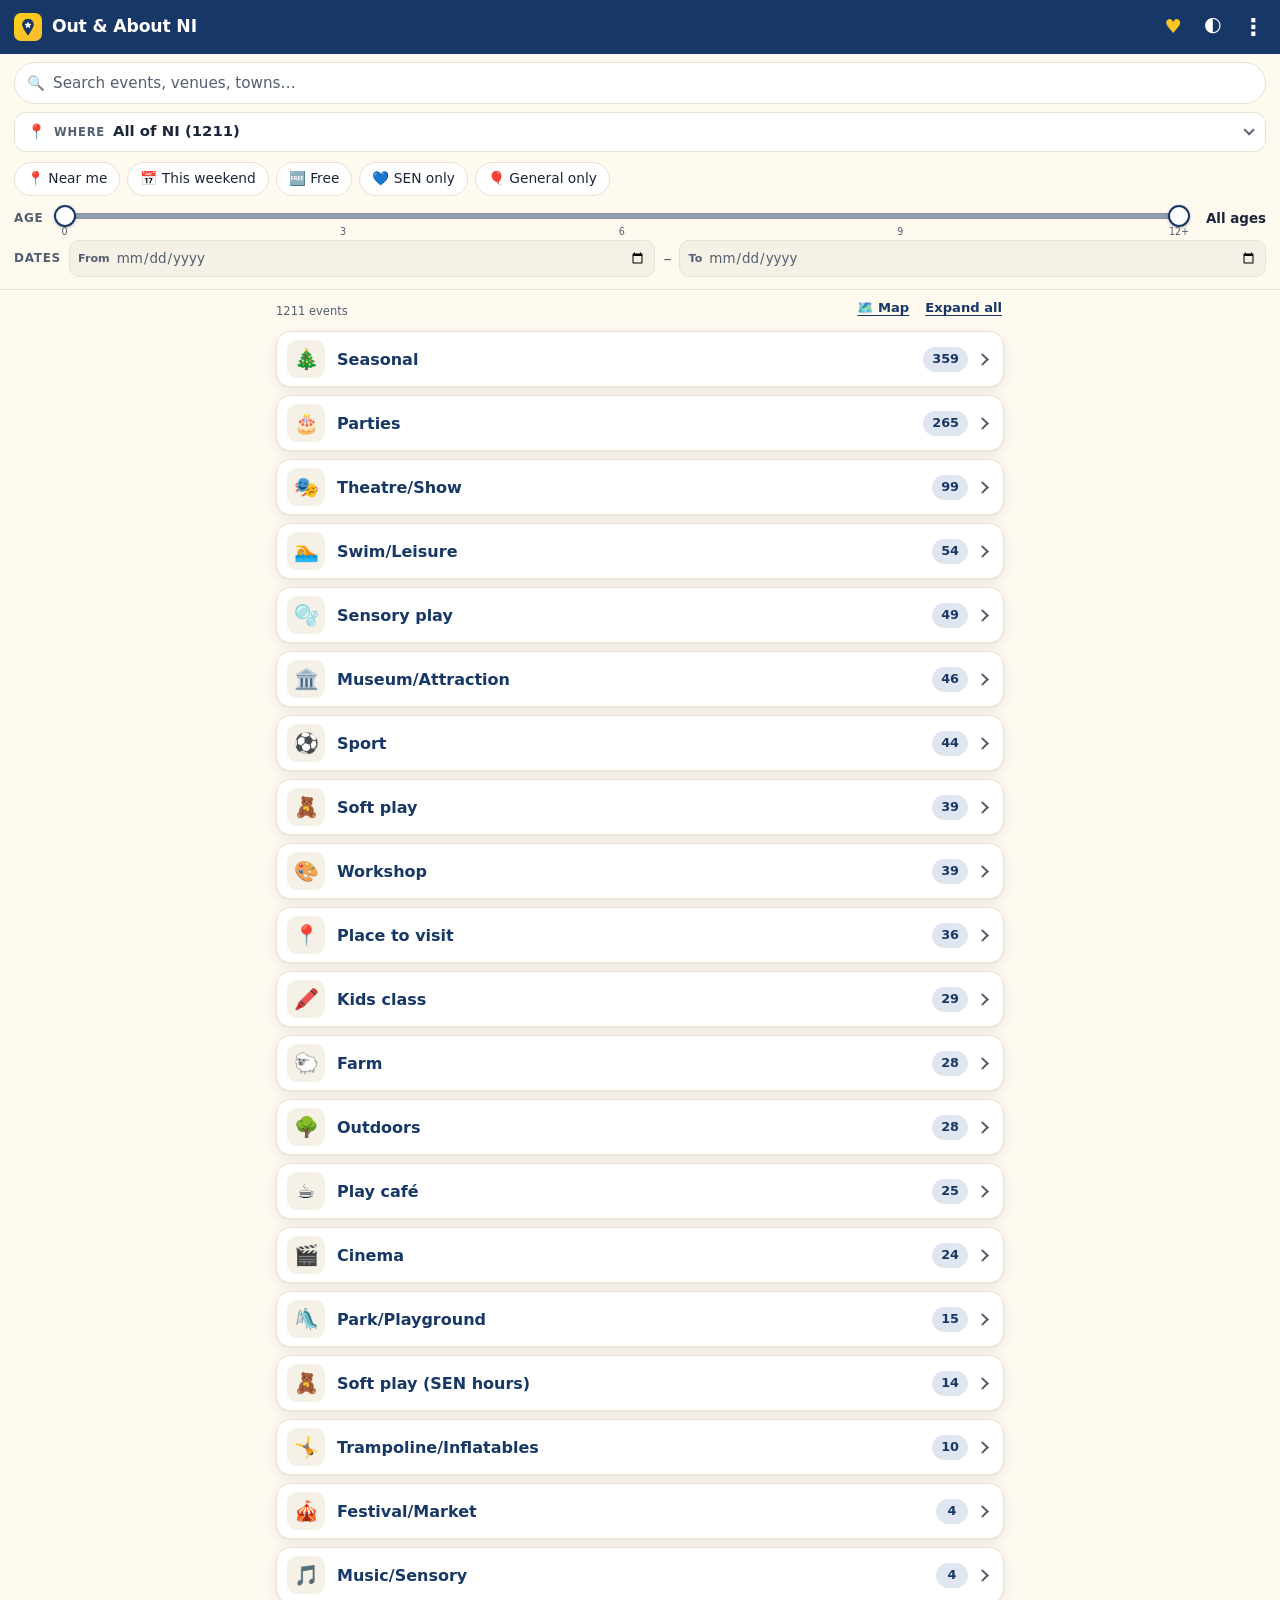
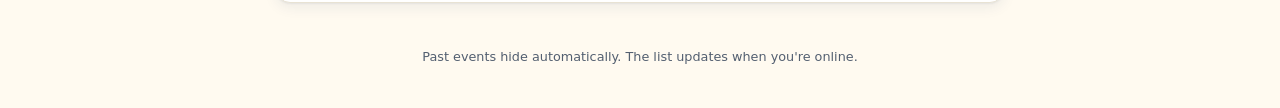
<file: docs/index.html>
<!DOCTYPE html>
<html lang="en">
<head>
  <meta charset="UTF-8" />
  <meta name="viewport" content="width=device-width, initial-scale=1, viewport-fit=cover" />
  <meta name="color-scheme" content="light dark" />
  <meta name="theme-color" content="#173766" id="theme-color" />
  <meta name="description" content="SEN and autism-friendly events and places across Northern Ireland" />
  <title>Out &amp; About NI</title>
  <link rel="icon" type="image/png" href="favicon.png" />
  <link rel="apple-touch-icon" href="apple-touch-icon.png" />
  <link rel="manifest" href="manifest.webmanifest" />
  <link rel="stylesheet" href="vendor/leaflet/leaflet.css" />
  <link rel="stylesheet" href="styles.css" />
    <script>
    // v1.8.0 compact layout. v1.7.3: apply saved theme before CSS paints (no flash). 'auto' | 'light' | 'dark'
    (function () {
      var m = 'auto'; try { m = localStorage.getItem('sen-events-ni-theme-v1') || 'auto'; } catch (e) {}
      if (m === 'light' || m === 'dark') document.documentElement.setAttribute('data-theme', m);
      var dark = m === 'dark' || (m === 'auto' && window.matchMedia && matchMedia('(prefers-color-scheme: dark)').matches);
      document.documentElement.style.backgroundColor = dark ? '#0f1726' : '#fffaf0';
    })();
  </script>
</head>
<body>
  <header class="app-header">
    <div class="brand brand-slim">
      <img class="logo logo-img" src="icon-192.png" alt="" aria-hidden="true" width="28" height="28">
      <h1>Out &amp; About NI</h1>
      <div class="hdr-actions">
        <button id="plan-btn" class="hdr-btn plan-btn" type="button" aria-label="My plan" title="My plan"><span aria-hidden="true">♥</span><span class="plan-n"></span></button>
        <button id="notify-chip" class="hdr-btn" aria-pressed="true" hidden title="Notifications">🔔</button>
        <button id="theme-btn" class="hdr-btn theme-btn" type="button" aria-label="Theme"><span aria-hidden="true">🌓</span></button>
        <div class="menu-wrap">
          <button id="menu-btn" class="hdr-btn menu-btn" type="button" aria-haspopup="true" aria-expanded="false" aria-label="More options">⋮</button>
          <div id="menu" class="menu" role="menu" hidden>
            <button id="hidden-chip" class="menu-item" role="menuitem" aria-pressed="false">Show hidden (0)</button>
            <button class="menu-item" role="menuitem" data-q="saved" data-menu-q="1">♥ Saved only</button>
            <button class="menu-item" role="menuitem" data-q="new" data-menu-q="1">✨ Found today</button>
          </div>
        </div>
      </div>
    </div>
    <div class="search-row">
      <label class="search-box">
        <span class="search-ico" aria-hidden="true">🔍</span>
        <input id="search" type="search" placeholder="Search events, venues, towns…" autocomplete="off" enterkeyhint="search" aria-label="Search" />
        <button id="search-clear" class="search-clear" type="button" aria-label="Clear search" hidden>✕</button>
      </label>
    </div>
    <div class="where-row">
      <button id="where-btn" class="where-btn" type="button" aria-haspopup="listbox" aria-expanded="false">
        <span class="where-pin" aria-hidden="true">📍</span><span class="where-lbl">Where</span><span id="where-val" class="where-val">All of NI</span><span class="where-caret" aria-hidden="true"></span>
      </button>
      <div id="where-list" class="where-list" role="listbox" hidden></div>
    </div>
    <nav class="chips" id="quick-chips" aria-label="Filters"></nav>
    <div id="radius-row" class="radius-row" role="group" aria-label="Near me distance" hidden>
      <span class="radius-lbl">Within</span>
      <button class="rad" type="button" data-radius="5">5 mi</button><button class="rad" type="button" data-radius="10">10 mi</button><button class="rad" type="button" data-radius="25">25 mi</button><button class="rad" type="button" data-radius="50">50 mi</button><button class="rad" type="button" data-radius="0">Any</button>
    </div>
    <div id="age-row" class="age-row" role="group" aria-label="Age range">
      <span class="age-lbl" aria-hidden="true">Age</span>
      <div class="age-slider">
        <div class="age-track" aria-hidden="true"><div id="age-fill" class="age-fill"></div></div>
        <input id="age-lo" class="age-input" type="range" min="0" max="12" step="1" value="0" aria-label="Youngest age">
        <input id="age-hi" class="age-input" type="range" min="0" max="12" step="1" value="12" aria-label="Oldest age (12 means 12 and over)">
        <div class="age-ticks" aria-hidden="true"><span>0</span><span>3</span><span>6</span><span>9</span><span>12+</span></div>
      </div>
      <span id="age-val" class="age-val" aria-live="polite">All ages</span>
      <button id="age-reset" class="age-reset" type="button" aria-label="Show all ages" hidden>✕</button>
    </div>
    <div id="date-row" class="date-row" role="group" aria-label="Date range">
      <span class="date-lbl" aria-hidden="true">Dates</span>
      <label class="date-field"><span class="date-cap">From</span><input id="date-from" class="date-input" type="date" aria-label="From date"></label>
      <span class="date-dash" aria-hidden="true">–</span>
      <label class="date-field"><span class="date-cap">To</span><input id="date-to" class="date-input" type="date" aria-label="To date"></label>
      <button id="date-reset" class="age-reset date-reset" type="button" aria-label="Clear dates" hidden>✕</button>
    </div>
  </header>

  <div id="offline-banner" class="offline-banner" role="status" hidden></div>
  <div class="status-row"><p id="status" class="status" role="status"></p><button id="clear-chip" class="expand-all clear-link" type="button" hidden>Clear</button><button id="view-toggle" class="expand-all view-toggle" type="button">🗺️ Map</button><button id="expand-all" class="expand-all" type="button" data-mode="expand" hidden>Expand all</button></div>
  <main id="list" class="event-list" aria-live="polite">
    <div class="card skeleton"><div class="sk sk-t"></div><div class="sk"></div><div class="sk sk-s"></div></div>
    <div class="card skeleton"><div class="sk sk-t"></div><div class="sk"></div><div class="sk sk-s"></div></div>
    <div class="card skeleton"><div class="sk sk-t"></div><div class="sk"></div><div class="sk sk-s"></div></div>
    <div class="card skeleton"><div class="sk sk-t"></div><div class="sk"></div><div class="sk sk-s"></div></div>
  </main>

  <div id="map-wrap" class="map-wrap" hidden><div id="map" class="map" role="region" aria-label="Map of events"></div>
    <div class="map-legend" aria-hidden="true"><span><i class="lg lg-sen"></i>SEN only</span><span><i class="lg lg-gen"></i>General</span><span><i class="lg lg-mix"></i>Both</span></div>
    <p class="map-note">Map tiles need a connection · pins show where each event or place is</p></div>

  <section id="detail" class="detail" hidden aria-modal="true" role="dialog"></section>

  <footer class="app-footer">
    <p>Past events hide automatically. The list updates when you're online.</p>
  </footer>

  <script src="vendor/leaflet/leaflet.js"></script>
  <script src="app.js"></script>
</body>
</html>
</file>
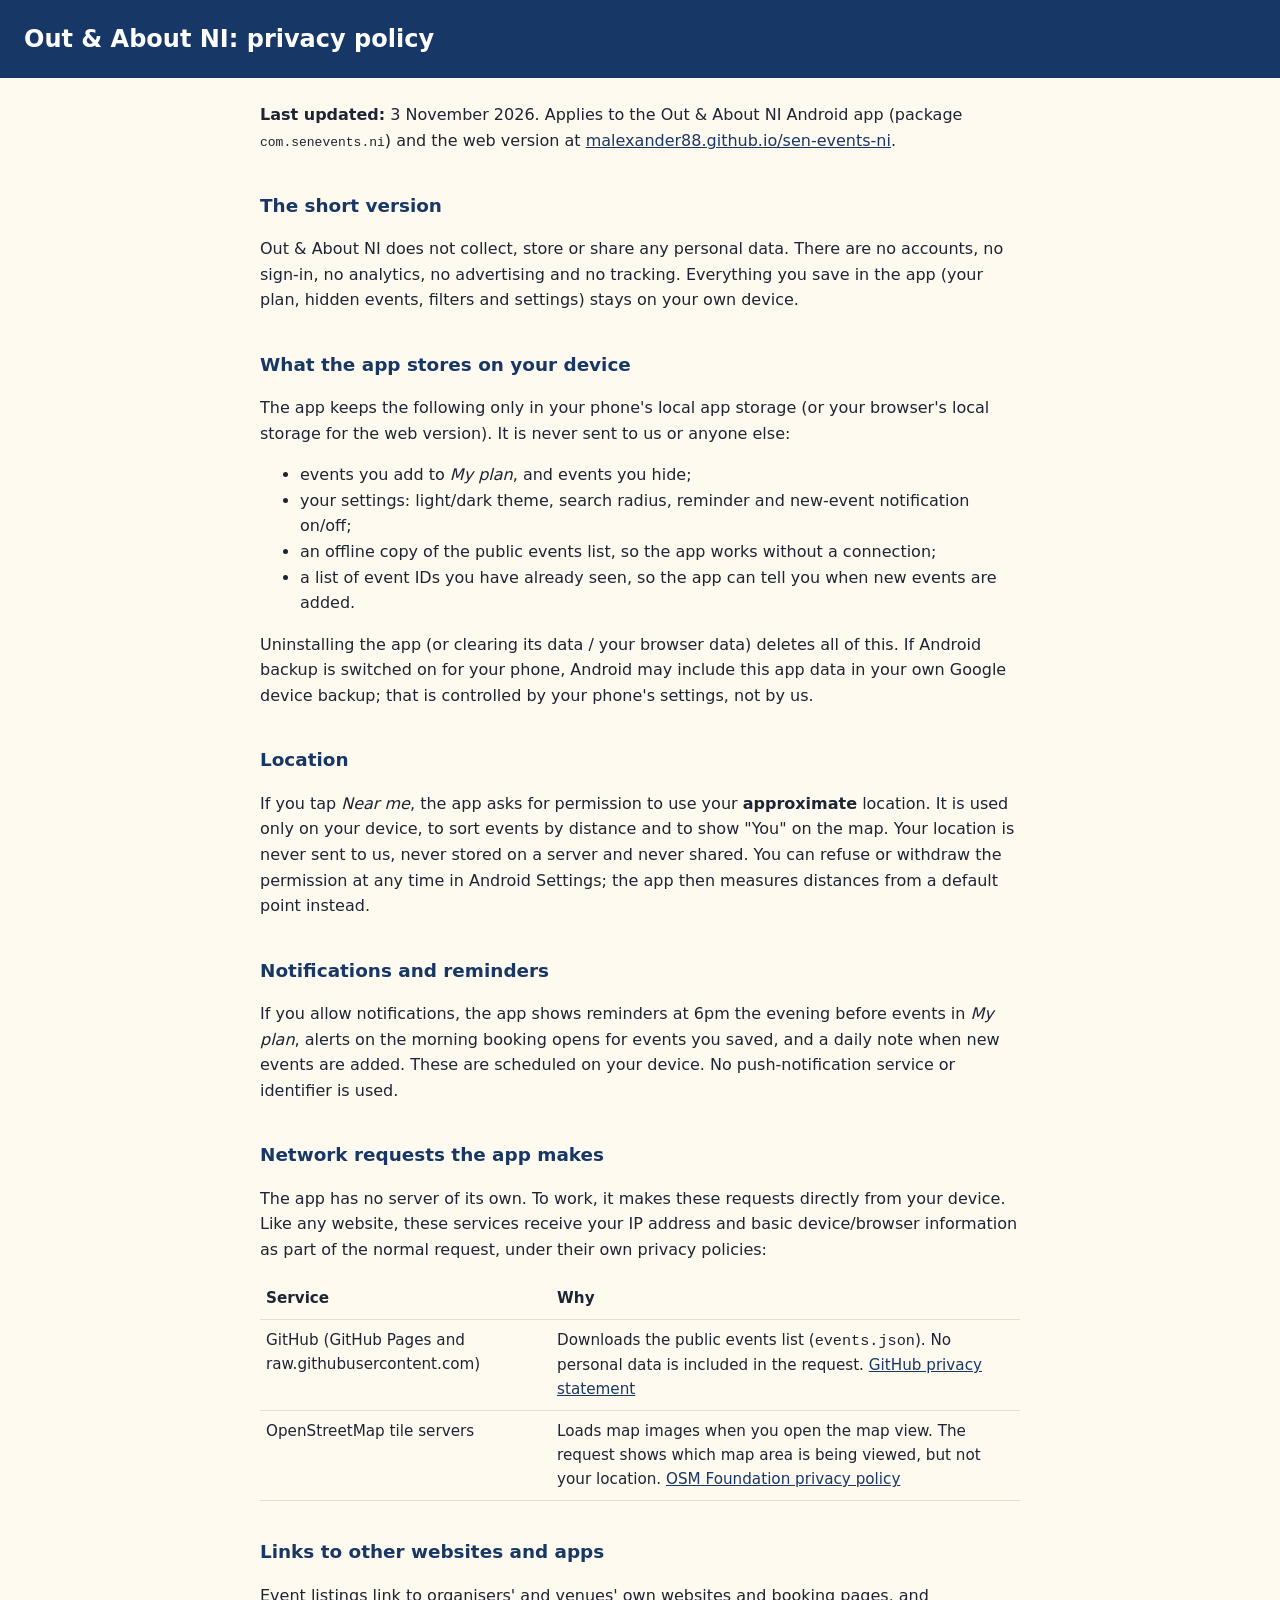
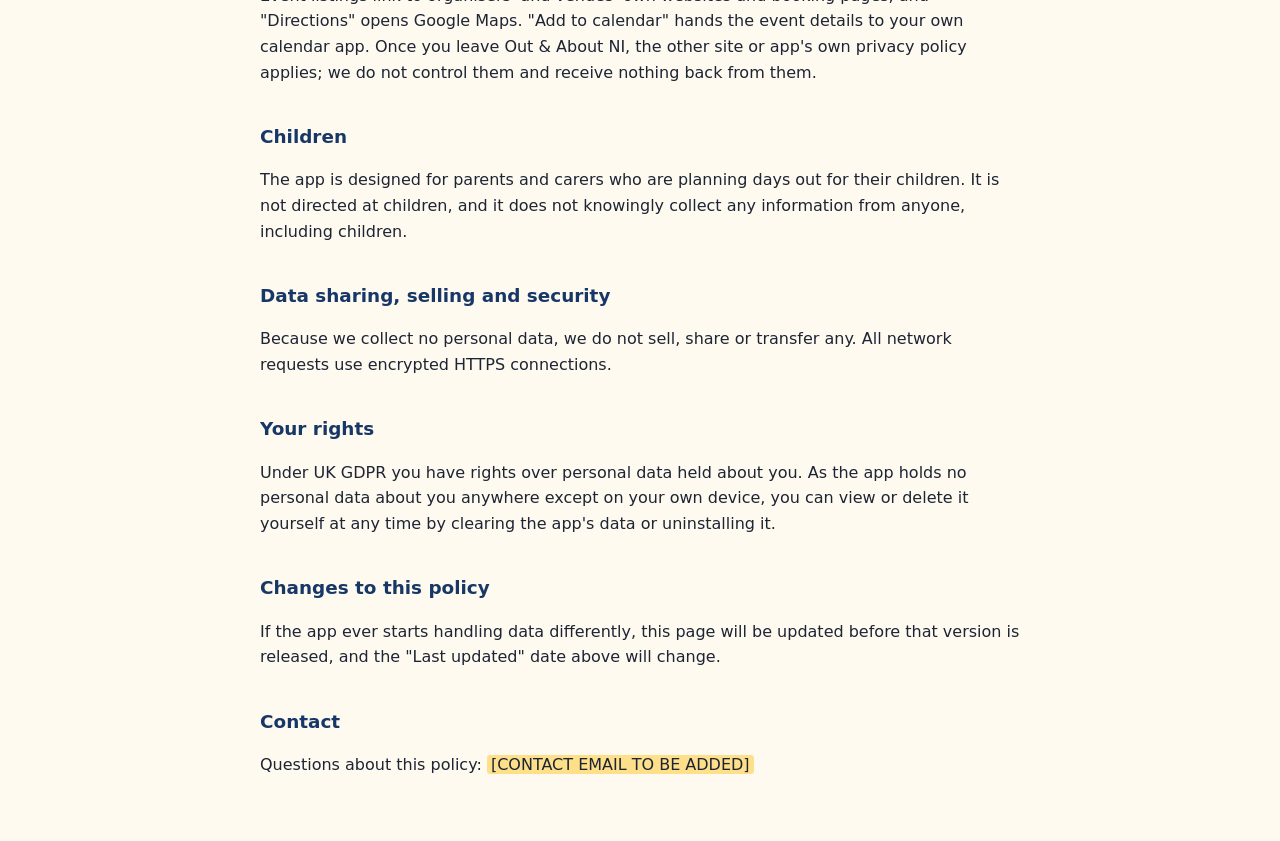
<file: docs/privacy.html>
<!doctype html>
<html lang="en-GB">
<head>
<meta charset="utf-8">
<meta name="viewport" content="width=device-width, initial-scale=1">
<title>Privacy policy · Out &amp; About NI</title>
<meta name="robots" content="index,follow">
<style>
  body { font-family: system-ui, -apple-system, "Segoe UI", Roboto, "Noto Sans", sans-serif; line-height: 1.6; color: #1d2433; background: #fffaf0; margin: 0; }
  header { background: #173766; color: #fff; padding: 20px 24px; }
  header h1 { margin: 0; font-size: 1.5rem; }
  main { max-width: 760px; margin: 0 auto; padding: 8px 24px 48px; }
  h2 { color: #173766; font-size: 1.15rem; margin-top: 2em; }
  table { border-collapse: collapse; width: 100%; font-size: .95rem; }
  th, td { text-align: left; vertical-align: top; border-bottom: 1px solid #e6dfcf; padding: 8px 6px; }
  .todo { background: #ffe08a; padding: 0 4px; border-radius: 3px; }
  a { color: #173766; }
</style>
</head>
<body>
<header><h1>Out &amp; About NI: privacy policy</h1></header>
<main>
<p><strong>Last updated:</strong> 3 November 2026. Applies to the Out &amp; About NI Android app (package <code>com.senevents.ni</code>) and the web version at <a href="https://malexander88.github.io/sen-events-ni/">malexander88.github.io/sen-events-ni</a>.</p>

<h2>The short version</h2>
<p>Out &amp; About NI does not collect, store or share any personal data. There are no accounts, no sign-in, no analytics, no advertising and no tracking. Everything you save in the app (your plan, hidden events, filters and settings) stays on your own device.</p>

<h2>What the app stores on your device</h2>
<p>The app keeps the following only in your phone's local app storage (or your browser's local storage for the web version). It is never sent to us or anyone else:</p>
<ul>
  <li>events you add to <em>My plan</em>, and events you hide;</li>
  <li>your settings: light/dark theme, search radius, reminder and new-event notification on/off;</li>
  <li>an offline copy of the public events list, so the app works without a connection;</li>
  <li>a list of event IDs you have already seen, so the app can tell you when new events are added.</li>
</ul>
<p>Uninstalling the app (or clearing its data / your browser data) deletes all of this. If Android backup is switched on for your phone, Android may include this app data in your own Google device backup; that is controlled by your phone's settings, not by us.</p>

<h2>Location</h2>
<p>If you tap <em>Near me</em>, the app asks for permission to use your <strong>approximate</strong> location. It is used only on your device, to sort events by distance and to show "You" on the map. Your location is never sent to us, never stored on a server and never shared. You can refuse or withdraw the permission at any time in Android Settings; the app then measures distances from a default point instead.</p>

<h2>Notifications and reminders</h2>
<p>If you allow notifications, the app shows reminders at 6pm the evening before events in <em>My plan</em>, alerts on the morning booking opens for events you saved, and a daily note when new events are added. These are scheduled on your device. No push-notification service or identifier is used.</p>

<h2>Network requests the app makes</h2>
<p>The app has no server of its own. To work, it makes these requests directly from your device. Like any website, these services receive your IP address and basic device/browser information as part of the normal request, under their own privacy policies:</p>
<table>
  <tr><th>Service</th><th>Why</th></tr>
  <tr><td>GitHub (GitHub Pages and raw.githubusercontent.com)</td><td>Downloads the public events list (<code>events.json</code>). No personal data is included in the request. <a href="https://docs.github.com/en/site-policy/privacy-policies/github-general-privacy-statement">GitHub privacy statement</a></td></tr>
  <tr><td>OpenStreetMap tile servers</td><td>Loads map images when you open the map view. The request shows which map area is being viewed, but not your location. <a href="https://osmfoundation.org/wiki/Privacy_Policy">OSM Foundation privacy policy</a></td></tr>
</table>

<h2>Links to other websites and apps</h2>
<p>Event listings link to organisers' and venues' own websites and booking pages, and "Directions" opens Google Maps. "Add to calendar" hands the event details to your own calendar app. Once you leave Out &amp; About NI, the other site or app's own privacy policy applies; we do not control them and receive nothing back from them.</p>

<h2>Children</h2>
<p>The app is designed for parents and carers who are planning days out for their children. It is not directed at children, and it does not knowingly collect any information from anyone, including children.</p>

<h2>Data sharing, selling and security</h2>
<p>Because we collect no personal data, we do not sell, share or transfer any. All network requests use encrypted HTTPS connections.</p>

<h2>Your rights</h2>
<p>Under UK GDPR you have rights over personal data held about you. As the app holds no personal data about you anywhere except on your own device, you can view or delete it yourself at any time by clearing the app's data or uninstalling it.</p>

<h2>Changes to this policy</h2>
<p>If the app ever starts handling data differently, this page will be updated before that version is released, and the "Last updated" date above will change.</p>

<h2>Contact</h2>
<p>Questions about this policy: <span class="todo">[CONTACT EMAIL TO BE ADDED]</span></p>
</main>
</body>
</html>
</file>
<file: docs/vendor/leaflet/leaflet.css>
/* required styles */

.leaflet-pane,
.leaflet-tile,
.leaflet-marker-icon,
.leaflet-marker-shadow,
.leaflet-tile-container,
.leaflet-pane > svg,
.leaflet-pane > canvas,
.leaflet-zoom-box,
.leaflet-image-layer,
.leaflet-layer {
	position: absolute;
	left: 0;
	top: 0;
	}
.leaflet-container {
	overflow: hidden;
	}
.leaflet-tile,
.leaflet-marker-icon,
.leaflet-marker-shadow {
	-webkit-user-select: none;
	   -moz-user-select: none;
	        user-select: none;
	  -webkit-user-drag: none;
	}
/* Prevents IE11 from highlighting tiles in blue */
.leaflet-tile::selection {
	background: transparent;
}
/* Safari renders non-retina tile on retina better with this, but Chrome is worse */
.leaflet-safari .leaflet-tile {
	image-rendering: -webkit-optimize-contrast;
	}
/* hack that prevents hw layers "stretching" when loading new tiles */
.leaflet-safari .leaflet-tile-container {
	width: 1600px;
	height: 1600px;
	-webkit-transform-origin: 0 0;
	}
.leaflet-marker-icon,
.leaflet-marker-shadow {
	display: block;
	}
/* .leaflet-container svg: reset svg max-width decleration shipped in Joomla! (joomla.org) 3.x */
/* .leaflet-container img: map is broken in FF if you have max-width: 100% on tiles */
.leaflet-container .leaflet-overlay-pane svg {
	max-width: none !important;
	max-height: none !important;
	}
.leaflet-container .leaflet-marker-pane img,
.leaflet-container .leaflet-shadow-pane img,
.leaflet-container .leaflet-tile-pane img,
.leaflet-container img.leaflet-image-layer,
.leaflet-container .leaflet-tile {
	max-width: none !important;
	max-height: none !important;
	width: auto;
	padding: 0;
	}

.leaflet-container img.leaflet-tile {
	/* See: https://bugs.chromium.org/p/chromium/issues/detail?id=600120 */
	mix-blend-mode: plus-lighter;
}

.leaflet-container.leaflet-touch-zoom {
	-ms-touch-action: pan-x pan-y;
	touch-action: pan-x pan-y;
	}
.leaflet-container.leaflet-touch-drag {
	-ms-touch-action: pinch-zoom;
	/* Fallback for FF which doesn't support pinch-zoom */
	touch-action: none;
	touch-action: pinch-zoom;
}
.leaflet-container.leaflet-touch-drag.leaflet-touch-zoom {
	-ms-touch-action: none;
	touch-action: none;
}
.leaflet-container {
	-webkit-tap-highlight-color: transparent;
}
.leaflet-container a {
	-webkit-tap-highlight-color: rgba(51, 181, 229, 0.4);
}
.leaflet-tile {
	filter: inherit;
	visibility: hidden;
	}
.leaflet-tile-loaded {
	visibility: inherit;
	}
.leaflet-zoom-box {
	width: 0;
	height: 0;
	-moz-box-sizing: border-box;
	     box-sizing: border-box;
	z-index: 800;
	}
/* workaround for https://bugzilla.mozilla.org/show_bug.cgi?id=888319 */
.leaflet-overlay-pane svg {
	-moz-user-select: none;
	}

.leaflet-pane         { z-index: 400; }

.leaflet-tile-pane    { z-index: 200; }
.leaflet-overlay-pane { z-index: 400; }
.leaflet-shadow-pane  { z-index: 500; }
.leaflet-marker-pane  { z-index: 600; }
.leaflet-tooltip-pane   { z-index: 650; }
.leaflet-popup-pane   { z-index: 700; }

.leaflet-map-pane canvas { z-index: 100; }
.leaflet-map-pane svg    { z-index: 200; }

.leaflet-vml-shape {
	width: 1px;
	height: 1px;
	}
.lvml {
	behavior: url(#default#VML);
	display: inline-block;
	position: absolute;
	}


/* control positioning */

.leaflet-control {
	position: relative;
	z-index: 800;
	pointer-events: visiblePainted; /* IE 9-10 doesn't have auto */
	pointer-events: auto;
	}
.leaflet-top,
.leaflet-bottom {
	position: absolute;
	z-index: 1000;
	pointer-events: none;
	}
.leaflet-top {
	top: 0;
	}
.leaflet-right {
	right: 0;
	}
.leaflet-bottom {
	bottom: 0;
	}
.leaflet-left {
	left: 0;
	}
.leaflet-control {
	float: left;
	clear: both;
	}
.leaflet-right .leaflet-control {
	float: right;
	}
.leaflet-top .leaflet-control {
	margin-top: 10px;
	}
.leaflet-bottom .leaflet-control {
	margin-bottom: 10px;
	}
.leaflet-left .leaflet-control {
	margin-left: 10px;
	}
.leaflet-right .leaflet-control {
	margin-right: 10px;
	}


/* zoom and fade animations */

.leaflet-fade-anim .leaflet-popup {
	opacity: 0;
	-webkit-transition: opacity 0.2s linear;
	   -moz-transition: opacity 0.2s linear;
	        transition: opacity 0.2s linear;
	}
.leaflet-fade-anim .leaflet-map-pane .leaflet-popup {
	opacity: 1;
	}
.leaflet-zoom-animated {
	-webkit-transform-origin: 0 0;
	    -ms-transform-origin: 0 0;
	        transform-origin: 0 0;
	}
svg.leaflet-zoom-animated {
	will-change: transform;
}

.leaflet-zoom-anim .leaflet-zoom-animated {
	-webkit-transition: -webkit-transform 0.25s cubic-bezier(0,0,0.25,1);
	   -moz-transition:    -moz-transform 0.25s cubic-bezier(0,0,0.25,1);
	        transition:         transform 0.25s cubic-bezier(0,0,0.25,1);
	}
.leaflet-zoom-anim .leaflet-tile,
.leaflet-pan-anim .leaflet-tile {
	-webkit-transition: none;
	   -moz-transition: none;
	        transition: none;
	}

.leaflet-zoom-anim .leaflet-zoom-hide {
	visibility: hidden;
	}


/* cursors */

.leaflet-interactive {
	cursor: pointer;
	}
.leaflet-grab {
	cursor: -webkit-grab;
	cursor:    -moz-grab;
	cursor:         grab;
	}
.leaflet-crosshair,
.leaflet-crosshair .leaflet-interactive {
	cursor: crosshair;
	}
.leaflet-popup-pane,
.leaflet-control {
	cursor: auto;
	}
.leaflet-dragging .leaflet-grab,
.leaflet-dragging .leaflet-grab .leaflet-interactive,
.leaflet-dragging .leaflet-marker-draggable {
	cursor: move;
	cursor: -webkit-grabbing;
	cursor:    -moz-grabbing;
	cursor:         grabbing;
	}

/* marker & overlays interactivity */
.leaflet-marker-icon,
.leaflet-marker-shadow,
.leaflet-image-layer,
.leaflet-pane > svg path,
.leaflet-tile-container {
	pointer-events: none;
	}

.leaflet-marker-icon.leaflet-interactive,
.leaflet-image-layer.leaflet-interactive,
.leaflet-pane > svg path.leaflet-interactive,
svg.leaflet-image-layer.leaflet-interactive path {
	pointer-events: visiblePainted; /* IE 9-10 doesn't have auto */
	pointer-events: auto;
	}

/* visual tweaks */

.leaflet-container {
	background: #ddd;
	outline-offset: 1px;
	}
.leaflet-container a {
	color: #0078A8;
	}
.leaflet-zoom-box {
	border: 2px dotted #38f;
	background: rgba(255,255,255,0.5);
	}


/* general typography */
.leaflet-container {
	font-family: "Helvetica Neue", Arial, Helvetica, sans-serif;
	font-size: 12px;
	font-size: 0.75rem;
	line-height: 1.5;
	}


/* general toolbar styles */

.leaflet-bar {
	box-shadow: 0 1px 5px rgba(0,0,0,0.65);
	border-radius: 4px;
	}
.leaflet-bar a {
	background-color: #fff;
	border-bottom: 1px solid #ccc;
	width: 26px;
	height: 26px;
	line-height: 26px;
	display: block;
	text-align: center;
	text-decoration: none;
	color: black;
	}
.leaflet-bar a,
.leaflet-control-layers-toggle {
	background-position: 50% 50%;
	background-repeat: no-repeat;
	display: block;
	}
.leaflet-bar a:hover,
.leaflet-bar a:focus {
	background-color: #f4f4f4;
	}
.leaflet-bar a:first-child {
	border-top-left-radius: 4px;
	border-top-right-radius: 4px;
	}
.leaflet-bar a:last-child {
	border-bottom-left-radius: 4px;
	border-bottom-right-radius: 4px;
	border-bottom: none;
	}
.leaflet-bar a.leaflet-disabled {
	cursor: default;
	background-color: #f4f4f4;
	color: #bbb;
	}

.leaflet-touch .leaflet-bar a {
	width: 30px;
	height: 30px;
	line-height: 30px;
	}
.leaflet-touch .leaflet-bar a:first-child {
	border-top-left-radius: 2px;
	border-top-right-radius: 2px;
	}
.leaflet-touch .leaflet-bar a:last-child {
	border-bottom-left-radius: 2px;
	border-bottom-right-radius: 2px;
	}

/* zoom control */

.leaflet-control-zoom-in,
.leaflet-control-zoom-out {
	font: bold 18px 'Lucida Console', Monaco, monospace;
	text-indent: 1px;
	}

.leaflet-touch .leaflet-control-zoom-in, .leaflet-touch .leaflet-control-zoom-out  {
	font-size: 22px;
	}


/* layers control */

.leaflet-control-layers {
	box-shadow: 0 1px 5px rgba(0,0,0,0.4);
	background: #fff;
	border-radius: 5px;
	}
.leaflet-control-layers-toggle {
	background-image: url(images/layers.png);
	width: 36px;
	height: 36px;
	}
.leaflet-retina .leaflet-control-layers-toggle {
	background-image: url(images/layers-2x.png);
	background-size: 26px 26px;
	}
.leaflet-touch .leaflet-control-layers-toggle {
	width: 44px;
	height: 44px;
	}
.leaflet-control-layers .leaflet-control-layers-list,
.leaflet-control-layers-expanded .leaflet-control-layers-toggle {
	display: none;
	}
.leaflet-control-layers-expanded .leaflet-control-layers-list {
	display: block;
	position: relative;
	}
.leaflet-control-layers-expanded {
	padding: 6px 10px 6px 6px;
	color: #333;
	background: #fff;
	}
.leaflet-control-layers-scrollbar {
	overflow-y: scroll;
	overflow-x: hidden;
	padding-right: 5px;
	}
.leaflet-control-layers-selector {
	margin-top: 2px;
	position: relative;
	top: 1px;
	}
.leaflet-control-layers label {
	display: block;
	font-size: 13px;
	font-size: 1.08333em;
	}
.leaflet-control-layers-separator {
	height: 0;
	border-top: 1px solid #ddd;
	margin: 5px -10px 5px -6px;
	}

/* Default icon URLs */
.leaflet-default-icon-path { /* used only in path-guessing heuristic, see L.Icon.Default */
	background-image: url(images/marker-icon.png);
	}


/* attribution and scale controls */

.leaflet-container .leaflet-control-attribution {
	background: #fff;
	background: rgba(255, 255, 255, 0.8);
	margin: 0;
	}
.leaflet-control-attribution,
.leaflet-control-scale-line {
	padding: 0 5px;
	color: #333;
	line-height: 1.4;
	}
.leaflet-control-attribution a {
	text-decoration: none;
	}
.leaflet-control-attribution a:hover,
.leaflet-control-attribution a:focus {
	text-decoration: underline;
	}
.leaflet-attribution-flag {
	display: inline !important;
	vertical-align: baseline !important;
	width: 1em;
	height: 0.6669em;
	}
.leaflet-left .leaflet-control-scale {
	margin-left: 5px;
	}
.leaflet-bottom .leaflet-control-scale {
	margin-bottom: 5px;
	}
.leaflet-control-scale-line {
	border: 2px solid #777;
	border-top: none;
	line-height: 1.1;
	padding: 2px 5px 1px;
	white-space: nowrap;
	-moz-box-sizing: border-box;
	     box-sizing: border-box;
	background: rgba(255, 255, 255, 0.8);
	text-shadow: 1px 1px #fff;
	}
.leaflet-control-scale-line:not(:first-child) {
	border-top: 2px solid #777;
	border-bottom: none;
	margin-top: -2px;
	}
.leaflet-control-scale-line:not(:first-child):not(:last-child) {
	border-bottom: 2px solid #777;
	}

.leaflet-touch .leaflet-control-attribution,
.leaflet-touch .leaflet-control-layers,
.leaflet-touch .leaflet-bar {
	box-shadow: none;
	}
.leaflet-touch .leaflet-control-layers,
.leaflet-touch .leaflet-bar {
	border: 2px solid rgba(0,0,0,0.2);
	background-clip: padding-box;
	}


/* popup */

.leaflet-popup {
	position: absolute;
	text-align: center;
	margin-bottom: 20px;
	}
.leaflet-popup-content-wrapper {
	padding: 1px;
	text-align: left;
	border-radius: 12px;
	}
.leaflet-popup-content {
	margin: 13px 24px 13px 20px;
	line-height: 1.3;
	font-size: 13px;
	font-size: 1.08333em;
	min-height: 1px;
	}
.leaflet-popup-content p {
	margin: 17px 0;
	margin: 1.3em 0;
	}
.leaflet-popup-tip-container {
	width: 40px;
	height: 20px;
	position: absolute;
	left: 50%;
	margin-top: -1px;
	margin-left: -20px;
	overflow: hidden;
	pointer-events: none;
	}
.leaflet-popup-tip {
	width: 17px;
	height: 17px;
	padding: 1px;

	margin: -10px auto 0;
	pointer-events: auto;

	-webkit-transform: rotate(45deg);
	   -moz-transform: rotate(45deg);
	    -ms-transform: rotate(45deg);
	        transform: rotate(45deg);
	}
.leaflet-popup-content-wrapper,
.leaflet-popup-tip {
	background: white;
	color: #333;
	box-shadow: 0 3px 14px rgba(0,0,0,0.4);
	}
.leaflet-container a.leaflet-popup-close-button {
	position: absolute;
	top: 0;
	right: 0;
	border: none;
	text-align: center;
	width: 24px;
	height: 24px;
	font: 16px/24px Tahoma, Verdana, sans-serif;
	color: #757575;
	text-decoration: none;
	background: transparent;
	}
.leaflet-container a.leaflet-popup-close-button:hover,
.leaflet-container a.leaflet-popup-close-button:focus {
	color: #585858;
	}
.leaflet-popup-scrolled {
	overflow: auto;
	}

.leaflet-oldie .leaflet-popup-content-wrapper {
	-ms-zoom: 1;
	}
.leaflet-oldie .leaflet-popup-tip {
	width: 24px;
	margin: 0 auto;

	-ms-filter: "progid:DXImageTransform.Microsoft.Matrix(M11=0.70710678, M12=0.70710678, M21=-0.70710678, M22=0.70710678)";
	filter: progid:DXImageTransform.Microsoft.Matrix(M11=0.70710678, M12=0.70710678, M21=-0.70710678, M22=0.70710678);
	}

.leaflet-oldie .leaflet-control-zoom,
.leaflet-oldie .leaflet-control-layers,
.leaflet-oldie .leaflet-popup-content-wrapper,
.leaflet-oldie .leaflet-popup-tip {
	border: 1px solid #999;
	}


/* div icon */

.leaflet-div-icon {
	background: #fff;
	border: 1px solid #666;
	}


/* Tooltip */
/* Base styles for the element that has a tooltip */
.leaflet-tooltip {
	position: absolute;
	padding: 6px;
	background-color: #fff;
	border: 1px solid #fff;
	border-radius: 3px;
	color: #222;
	white-space: nowrap;
	-webkit-user-select: none;
	-moz-user-select: none;
	-ms-user-select: none;
	user-select: none;
	pointer-events: none;
	box-shadow: 0 1px 3px rgba(0,0,0,0.4);
	}
.leaflet-tooltip.leaflet-interactive {
	cursor: pointer;
	pointer-events: auto;
	}
.leaflet-tooltip-top:before,
.leaflet-tooltip-bottom:before,
.leaflet-tooltip-left:before,
.leaflet-tooltip-right:before {
	position: absolute;
	pointer-events: none;
	border: 6px solid transparent;
	background: transparent;
	content: "";
	}

/* Directions */

.leaflet-tooltip-bottom {
	margin-top: 6px;
}
.leaflet-tooltip-top {
	margin-top: -6px;
}
.leaflet-tooltip-bottom:before,
.leaflet-tooltip-top:before {
	left: 50%;
	margin-left: -6px;
	}
.leaflet-tooltip-top:before {
	bottom: 0;
	margin-bottom: -12px;
	border-top-color: #fff;
	}
.leaflet-tooltip-bottom:before {
	top: 0;
	margin-top: -12px;
	margin-left: -6px;
	border-bottom-color: #fff;
	}
.leaflet-tooltip-left {
	margin-left: -6px;
}
.leaflet-tooltip-right {
	margin-left: 6px;
}
.leaflet-tooltip-left:before,
.leaflet-tooltip-right:before {
	top: 50%;
	margin-top: -6px;
	}
.leaflet-tooltip-left:before {
	right: 0;
	margin-right: -12px;
	border-left-color: #fff;
	}
.leaflet-tooltip-right:before {
	left: 0;
	margin-left: -12px;
	border-right-color: #fff;
	}

/* Printing */

@media print {
	/* Prevent printers from removing background-images of controls. */
	.leaflet-control {
		-webkit-print-color-adjust: exact;
		print-color-adjust: exact;
		}
	}
</file>
<file: docs/styles.css>
:root {
  --bg: #fffaf0; --surface: #ffffff; --surface-2: #f5f1e6; --text: #1a2638; --muted: #535f70;
  --primary: #173766; --primary-ink: #ffffff; --primary-soft: #dfe6f2;
  --bar: #173766; --bar-ink: #ffffff; --bar-muted: #c9d4e6;
  --accent: #FDC722; --accent-ink: #173766; --accent-border: #e6b000; --accent-soft: #fff4cc;
  --sen: #173766; --sen-soft: #dfe6f2; --free: #2f7d4f; --free-soft: #e0f1e6;
  --sold: #a33d3d; --sold-soft: #f6e1e1; --new: #7a5600; --new-soft: #fff4cc;
  --heart: #d0566f; --border: #e8e2d3; --shadow: 0 1px 2px rgba(23,55,102,.06), 0 4px 14px rgba(23,55,102,.08);
  --radius: 16px;
}
:root { color-scheme: light; }
:root[data-theme="dark"] {
  color-scheme: dark;
    --bg: #0f1726; --surface: #18233a; --surface-2: #213050; --text: #eef2f8; --muted: #a9b6cc;
    --primary: #9db8e8; --primary-ink: #0d1a30; --primary-soft: #26375a;
    --bar: #173766; --bar-ink: #ffffff; --bar-muted: #c9d4e6;
    --accent: #FDC722; --accent-ink: #173766; --accent-border: #FDC722; --accent-soft: #3a3118;
    --sen: #9db8e8; --sen-soft: #26375a; --free: #7fcf9c; --free-soft: #1f3a2a;
    --sold: #e59a9a; --sold-soft: #44262a; --new: #FDC722; --new-soft: #3a3118;
    --heart: #f08aa0; --border: #2a3a5a; --shadow: 0 1px 2px rgba(0,0,0,.3), 0 4px 14px rgba(0,0,0,.25);
}
@media (prefers-color-scheme: dark) {
  :root:not([data-theme="light"]) {
    color-scheme: dark;
    --bg: #0f1726; --surface: #18233a; --surface-2: #213050; --text: #eef2f8; --muted: #a9b6cc;
      --primary: #9db8e8; --primary-ink: #0d1a30; --primary-soft: #26375a;
      --bar: #173766; --bar-ink: #ffffff; --bar-muted: #c9d4e6;
      --accent: #FDC722; --accent-ink: #173766; --accent-border: #FDC722; --accent-soft: #3a3118;
      --sen: #9db8e8; --sen-soft: #26375a; --free: #7fcf9c; --free-soft: #1f3a2a;
      --sold: #e59a9a; --sold-soft: #44262a; --new: #FDC722; --new-soft: #3a3118;
      --heart: #f08aa0; --border: #2a3a5a; --shadow: 0 1px 2px rgba(0,0,0,.3), 0 4px 14px rgba(0,0,0,.25);
  }
}
* { box-sizing: border-box; }
html, body { margin: 0; background: var(--bg); color: var(--text);
  font: 16px/1.45 system-ui, -apple-system, "Segoe UI", Roboto, "Noto Sans", sans-serif; -webkit-tap-highlight-color: transparent; }
button { font: inherit; color: inherit; }
.app-header { position: sticky; top: 0; z-index: 5; background: var(--bg); padding: 14px 0 6px;
  border-bottom: 1px solid var(--border); }
.brand { display: flex; gap: 12px; align-items: center; padding: 0 16px 10px; }
.logo { width: 40px; height: 40px; border-radius: 12px; background: var(--primary); color: var(--primary-ink);
  display: grid; place-items: center; font-size: 22px; }
h1 { font-size: 1.25rem; margin: 0; letter-spacing: -.01em; }
.subtitle { margin: 0; color: var(--muted); font-size: .85rem; }
.chips { display: flex; gap: 8px; overflow-x: auto; padding: 4px 16px 6px; scrollbar-width: none; }
.chips::-webkit-scrollbar { display: none; }
.chip { flex: none; border: 1px solid var(--border); background: var(--surface); border-radius: 999px;
  padding: 7px 14px; font-size: .9rem; cursor: pointer; white-space: nowrap; transition: background .15s, color .15s; }
.chips-secondary .chip { font-size: .8rem; padding: 5px 12px; background: transparent; }
.chip[aria-pressed="true"] { background: var(--primary); border-color: var(--primary); color: var(--primary-ink); }
.status { color: var(--muted); font-size: .8rem; margin: 10px 16px 0; min-height: 1em; }
.event-list { padding: 4px 16px 24px; max-width: 760px; margin: 0 auto; }
.group-title { font-size: .8rem; text-transform: uppercase; letter-spacing: .08em; color: var(--muted);
  margin: 20px 4px 8px; font-weight: 700; }
.card { position: relative; display: flex; gap: 12px; background: var(--surface); border-radius: var(--radius);
  box-shadow: var(--shadow); padding: 14px; margin-bottom: 12px; cursor: pointer; border: 1px solid transparent; }
.card:active { transform: scale(.995); }
.card.sold-out { opacity: .7; }
.type-icon { flex: none; width: 44px; height: 44px; border-radius: 12px; background: var(--surface-2);
  display: grid; place-items: center; font-size: 24px; }
.card-body { flex: 1; min-width: 0; }
.card h2 { font-size: 1.02rem; margin: 2px 34px 4px 0; line-height: 1.3; }
.meta { margin: 2px 0; color: var(--muted); font-size: .87rem; }
.pills { display: flex; flex-wrap: wrap; gap: 6px; margin-top: 8px; }
.pill { font-size: .72rem; font-weight: 700; padding: 3px 9px; border-radius: 999px; letter-spacing: .01em; }
.pill-sen { background: var(--sen-soft); color: var(--sen); }
.pill-free { background: var(--free-soft); color: var(--free); }
.pill-sold { background: var(--sold-soft); color: var(--sold); }
.pill-new { background: var(--new-soft); color: var(--new); }
.pill-general { background: transparent; color: var(--muted); border: 1px dashed currentColor; padding: 2px 8px; }
.pill-type { background: var(--surface-2); color: var(--muted); font-weight: 600; }
.heart { position: absolute; top: 8px; right: 8px; border: 0; background: transparent; font-size: 22px;
  width: 40px; height: 40px; border-radius: 50%; cursor: pointer; color: var(--muted); }
.heart[aria-pressed="true"] { color: var(--heart); }
.empty { text-align: center; color: var(--muted); padding: 40px 12px; }
.skeleton { cursor: default; flex-direction: column; gap: 10px; }
.sk { height: 12px; border-radius: 6px; width: 70%;
  background: linear-gradient(90deg, var(--surface-2) 0%, var(--border) 50%, var(--surface-2) 100%);
  background-size: 200% 100%; animation: shimmer 1.3s infinite linear; }
.sk-t { height: 18px; width: 85%; } .sk-s { width: 40%; }
@keyframes shimmer { from { background-position: 200% 0; } to { background-position: -200% 0; } }
.detail { position: fixed; inset: 0; z-index: 20; background: var(--bg); overflow-y: auto; }
.detail-inner { max-width: 760px; margin: 0 auto; padding: 12px 16px 40px; }
.detail-top { display: flex; justify-content: space-between; align-items: center; }
.icon-btn { border: 1px solid var(--border); background: var(--surface); border-radius: 999px; padding: 8px 14px; cursor: pointer; }
.detail-hero { display: flex; gap: 14px; align-items: center; margin: 18px 0 8px; }
.detail-hero .type-icon { width: 60px; height: 60px; font-size: 32px; border-radius: 16px; }
.detail h2 { font-size: 1.35rem; margin: 0; line-height: 1.25; }
.info { background: var(--surface); border-radius: var(--radius); box-shadow: var(--shadow); padding: 4px 16px; margin: 16px 0; }
.info-row { display: flex; gap: 12px; padding: 12px 0; border-bottom: 1px solid var(--border); }
.info-row:last-child { border-bottom: 0; }
.info-row .k { flex: none; width: 24px; text-align: center; }
.info-row .v { flex: 1; }
.info-row .lbl { display: block; font-size: .75rem; color: var(--muted); text-transform: uppercase; letter-spacing: .06em; }
.note { background: var(--sold-soft); color: var(--sold); padding: 10px 14px; border-radius: 12px; font-weight: 600; }
.why { font-size: 1rem; }
.btn { display: block; width: 100%; text-align: center; text-decoration: none; border-radius: 14px; padding: 15px;
  font-weight: 700; border: 0; cursor: pointer; margin-top: 10px; font-size: 1rem; }
.btn-primary { background: var(--primary); color: var(--primary-ink); font-size: 1.08rem; }
.btn-secondary { background: var(--surface); color: var(--text); border: 1px solid var(--border); }
.btn-row { display: flex; gap: 10px; } .btn-row .btn { flex: 1; }
.app-footer { color: var(--muted); font-size: .8rem; text-align: center; padding: 0 16px 28px; }
.run-badge { display: inline-block; margin: 4px 0 2px; padding: 4px 10px; border-radius: 8px; font-size: .85rem; font-weight: 800; background: #fff4cc; color: #5c4100; border: 1px solid #f0c63a; }
.run-badge-lg { font-size: 1rem; padding: 8px 12px; margin: 10px 0; }
:root[data-theme="dark"] .run-badge { background: #3a3118; color: #ffd84d; border-color: #6b5a1a; }
@media (prefers-color-scheme: dark) { :root:not([data-theme="light"]) .run-badge { background: #3a3118; color: #ffd84d; border-color: #6b5a1a; } }

.search-row { display: flex; gap: 8px; align-items: center; padding: 0 16px 6px; }
.search-box { flex: 1; min-width: 0; display: flex; align-items: center; gap: 6px; background: var(--surface);
  border: 1px solid var(--border); border-radius: 999px; padding: 0 6px 0 12px; height: 40px; }
.search-box:focus-within { border-color: var(--primary); box-shadow: 0 0 0 3px var(--primary-soft); }
.search-ico { font-size: .9rem; opacity: .7; }
#search { flex: 1; min-width: 0; border: 0; outline: 0; background: transparent; color: var(--text); font: inherit; font-size: .95rem; }
#search::-webkit-search-cancel-button { display: none; }
#search::placeholder { color: var(--muted); }
.search-clear { border: 0; background: var(--surface-2); color: var(--muted); width: 28px; height: 28px; border-radius: 50%;
  cursor: pointer; font-size: .8rem; display: grid; place-items: center; flex: none; }
.search-clear[hidden] { display: none; }
.chip-hidden { display: inline-flex; align-items: center; gap: 6px; font-size: .82rem; padding: 7px 12px; }
.chip-hidden:disabled { opacity: .5; cursor: default; }
.ico { vertical-align: -3px; flex: none; }
.hide-btn { position: absolute; top: 48px; right: 8px; border: 0; background: transparent; width: 40px; height: 36px;
  border-radius: 50%; cursor: pointer; color: var(--muted); display: grid; place-items: center; opacity: .75; }
.hide-btn:hover { opacity: 1; }
.detail-actions { display: flex; gap: 8px; }
.icon-btn { display: inline-flex; align-items: center; gap: 6px; }
.group-hidden { margin-top: 32px; padding-top: 16px; border-top: 1px dashed var(--border); }
.card-hidden { opacity: .72; box-shadow: none; border: 1px dashed var(--border); align-items: center; }
.card-hidden .h2-hidden { margin-right: 0; }
.unhide-btn { flex: none; display: inline-flex; align-items: center; gap: 6px; border: 1px solid var(--border);
  background: var(--surface); color: var(--text); border-radius: 999px; padding: 7px 12px; cursor: pointer; font-size: .85rem; font-weight: 600; }
.empty-sm { padding: 12px; }
.card:not(.card-hidden) .card-body { padding-right: 30px; } .card:not(.card-hidden) h2 { margin-right: 4px; }

.hidden-view-head{display:flex;align-items:center;justify-content:space-between;gap:8px;margin:8px 0 4px;padding:10px 12px;border-radius:12px;background:rgba(253,199,34,.18);border:1px solid rgba(230,176,0,.6)}
.hidden-view-head .group-title{margin:0}
.geo-notice { margin: 4px 0 10px; padding: 8px 12px; border-radius: 10px; font-size: .85rem; background: var(--surface-2); color: var(--muted); }
.dist { font-weight: 800; color: var(--sen); }
.logo-img { width: 40px; height: 40px; border-radius: 10px; object-fit: cover; padding: 0; background: none; display: block; }
#notify-chip[hidden] { display: none !important; }

/* v1.7.1 palette: navy primary (header bar, headings, buttons), yellow accent (selected chips, highlights) */
.app-header { padding-top: 0; }
.brand { background: var(--bar); color: var(--bar-ink); padding: 14px 16px 12px; margin-bottom: 10px; }
.brand .subtitle { color: var(--bar-muted); }
.card h2, .detail h2 { color: var(--primary); }
:root[data-theme="dark"] .card h2, :root[data-theme="dark"] .detail h2 { color: var(--text); }
@media (prefers-color-scheme: dark) { :root:not([data-theme="light"]) .card h2, :root:not([data-theme="light"]) .detail h2 { color: var(--text); } }
.group-title { color: var(--primary); }
.chip[aria-pressed="true"] { background: var(--accent); border-color: var(--accent-border); color: var(--accent-ink); font-weight: 700; }
.search-box:focus-within { border-color: var(--primary); box-shadow: 0 0 0 3px var(--accent-soft); }
.pill-sen { background: var(--bar); color: #ffffff; }
.pill-general { background: var(--accent-soft); color: var(--accent-ink); border: 1px solid var(--accent-border); padding: 2px 8px; }
:root[data-theme="dark"] .pill-general { background: transparent; color: var(--accent); border-color: var(--accent); } :root[data-theme="dark"] .pill-sen { background: #3a5a99; }
@media (prefers-color-scheme: dark) { :root:not([data-theme="light"]) .pill-general { background: transparent; color: var(--accent); border-color: var(--accent); } :root:not([data-theme="light"]) .pill-sen { background: #3a5a99; } }
.dist { color: var(--primary); }

/* v1.8 town dropdown (all NI towns, counts in brackets) */
.town-row { padding: 2px 16px 8px; }
.town-select { width: 100%; max-width: 420px; font: inherit; font-size: .85rem; padding: 7px 34px 7px 12px; border-radius: 999px;
  border: 1px solid var(--border); background-color: var(--surface); color: var(--text, inherit); appearance: none; -webkit-appearance: none;
  background-image: linear-gradient(45deg, transparent 50%, var(--primary) 50%), linear-gradient(135deg, var(--primary) 50%, transparent 50%);
  background-position: calc(100% - 18px) 50%, calc(100% - 13px) 50%; background-size: 5px 5px; background-repeat: no-repeat; }
.town-select.active { background-color: var(--accent); border-color: var(--accent-border); color: var(--accent-ink); font-weight: 700; }
.town-select:focus { outline: none; border-color: var(--primary); box-shadow: 0 0 0 3px var(--primary-soft); }
.sr-only { position: absolute; width: 1px; height: 1px; overflow: hidden; clip: rect(0 0 0 0); white-space: nowrap; }
.place { font-weight: 600; }

/* v1.7.3 theme toggle (Auto / Light / Dark) */
.theme-btn { flex: none; display: inline-grid; place-items: center; width: 40px; height: 36px; padding: 0; font-size: 1.05rem; }
.theme-btn .theme-lbl { position: absolute; width: 1px; height: 1px; overflow: hidden; clip: rect(0 0 0 0); }

/* ===== v1.8.0 compact layout ===== */

.app-header { padding: 0 0 4px; }
.brand.brand-slim { display: flex; align-items: center; gap: 10px; padding: 8px 8px 8px 14px; margin-bottom: 8px; min-height: 48px; }
.brand-slim .logo-img { width: 28px; height: 28px; border-radius: 7px; }
.brand-slim h1 { font-size: 1.08rem; flex: 1; min-width: 0; white-space: nowrap; }
.hdr-actions { display: flex; align-items: center; gap: 2px; }
.hdr-btn { border: 0; background: transparent; color: var(--bar-ink); width: 38px; height: 38px; border-radius: 50%;
  display: grid; place-items: center; font-size: 1.1rem; cursor: pointer; padding: 0; }
.hdr-btn:active, .hdr-btn[aria-expanded="true"] { background: rgba(255,255,255,.14); }
.menu-btn { font-size: 1.45rem; font-weight: 700; line-height: 1; }
#notify-chip[hidden] { display: none !important; }
.menu-wrap { position: relative; }
.menu { position: absolute; right: 0; top: 42px; z-index: 30; min-width: 230px; background: var(--surface); color: var(--text);
  border: 1px solid var(--border); border-radius: 14px; box-shadow: 0 10px 30px rgba(0,0,0,.25); padding: 6px; }
.menu[hidden] { display: none; }
.menu-item { display: flex; align-items: center; gap: 10px; width: 100%; text-align: left; border: 0; background: transparent;
  padding: 11px 12px; border-radius: 10px; font-size: .93rem; cursor: pointer; }
.menu-item:hover { background: var(--surface-2); }
.menu-item[aria-pressed="true"] { background: var(--accent-soft); font-weight: 700; }
.menu-item:disabled { opacity: .5; }

.search-row { padding: 0 14px 8px; }
.search-box { height: 42px; }

.where-row { position: relative; padding: 0 14px 6px; }
.where-btn { width: 100%; display: flex; align-items: center; gap: 8px; height: 40px; padding: 0 14px 0 12px; border-radius: 12px;
  border: 1px solid var(--border); background: var(--surface); color: var(--text); cursor: pointer; text-align: left; }
.where-btn.active { background: var(--accent); border-color: var(--accent-border); color: var(--accent-ink); }
.where-btn.active .where-lbl { color: var(--accent-ink); opacity: .75; }
.where-pin { font-size: .95rem; }
.where-lbl { font-size: .72rem; text-transform: uppercase; letter-spacing: .07em; font-weight: 700; color: var(--muted); }
.where-val { flex: 1; min-width: 0; font-weight: 700; font-size: .93rem; white-space: nowrap; overflow: hidden; text-overflow: ellipsis; }
.where-caret { width: 8px; height: 8px; border-right: 2px solid currentColor; border-bottom: 2px solid currentColor; transform: rotate(45deg) translateY(-3px); opacity: .7; }
.where-btn[aria-expanded="true"] .where-caret { transform: rotate(-135deg) translateY(-2px); }
.where-list { position: absolute; left: 14px; right: 14px; top: 44px; z-index: 25; max-height: 560px; overflow-y: auto;
  background: var(--surface); border: 1px solid var(--border); border-radius: 14px; box-shadow: 0 12px 34px rgba(0,0,0,.28); padding: 6px; }
.where-list[hidden] { display: none; }
.wopt { display: flex; align-items: center; width: 100%; border: 0; background: transparent; color: var(--text); text-align: left;
  padding: 9px 12px; border-radius: 9px; font-size: .92rem; cursor: pointer; gap: 8px; }
.wopt .n { margin-left: auto; font-size: .8rem; color: var(--muted); font-variant-numeric: tabular-nums; }
.wopt.lvl0 { font-weight: 800; }
.wopt.lvl1 { font-weight: 700; color: var(--primary); }
:root[data-theme="dark"] .wopt.lvl1 { color: var(--text); }
.wopt.lvl2 { padding-left: 30px; font-size: .88rem; }
.wopt.zero { opacity: .45; }
.wopt.sel { background: var(--accent); color: var(--accent-ink); }
.wopt.sel .n { color: var(--accent-ink); }
.wsep { height: 1px; background: var(--border); margin: 4px 8px; }

#quick-chips { padding: 4px 14px 6px; align-items: center; gap: 7px; }
#quick-chips .chip { padding: 6px 12px; font-size: .86rem; }
.chip-divider { flex: none; width: 1px; height: 22px; background: var(--border); margin: 0 3px; }
.chip-clear { background: var(--bar) !important; color: #fff !important; border-color: var(--bar) !important; font-weight: 700; }
:root[data-theme="dark"] .chip-clear { background: #3a5a99 !important; border-color: #3a5a99 !important; }
.chip-clear[hidden] { display: none; }
.status { margin: 6px 16px 0; }
.event-list .group-title:first-child, .event-list > .group-title:first-of-type { margin-top: 10px; }
@media (prefers-color-scheme: dark) {
  :root:not([data-theme="light"]) .wopt.lvl1 { color: var(--text); }
  :root:not([data-theme="light"]) .chip-clear { background: #3a5a99 !important; border-color: #3a5a99 !important; }
}
#quick-chips .chip-type { background: transparent; }
#quick-chips .chip-type[aria-pressed="true"] { background: var(--accent); }
.menu-item .ico { margin-right: 2px; }

/* Near me radius picker */
.radius-row { display: flex; align-items: center; gap: 6px; padding: 0 14px 6px; }
.radius-row[hidden] { display: none; }
.radius-lbl { font-size: .75rem; font-weight: 700; color: var(--muted); text-transform: uppercase; letter-spacing: .06em; margin-right: 2px; }
.rad { flex: 1; border: 1px solid var(--border); background: var(--surface); color: var(--text); border-radius: 999px; padding: 5px 0;
  font-size: .82rem; cursor: pointer; min-height: 32px; }
.rad[aria-pressed="true"] { background: var(--accent); border-color: var(--accent-border); color: var(--accent-ink); font-weight: 700; }

/* status + expand all */
.status-row { display: flex; align-items: baseline; justify-content: space-between; gap: 10px; max-width: 760px; margin: 0 auto; padding: 0 16px 0 0; }
.status-row .status { flex: 1; }
.expand-all { border: 0; background: transparent; color: var(--primary); font-weight: 700; font-size: .82rem; cursor: pointer; padding: 8px 2px; text-decoration: underline; text-underline-offset: 3px; }
.expand-all[hidden] { display: none; }

/* collapsible type sections */
.event-list { padding-top: 6px; }
.tsec { margin-bottom: 8px; }
.tsec-h { margin: 0; font-size: inherit; }
.tsec-head { width: 100%; display: flex; align-items: center; gap: 12px; min-height: 54px; padding: 8px 16px 8px 10px; border-radius: 14px;
  border: 1px solid var(--border); background: var(--surface); color: var(--text); cursor: pointer; text-align: left; box-shadow: var(--shadow); }
.tsec-head:focus-visible { outline: 3px solid var(--accent); outline-offset: 2px; }
.tsec-ico { flex: none; width: 38px; height: 38px; border-radius: 10px; background: var(--surface-2); display: grid; place-items: center; font-size: 20px; }
.tsec-name { flex: 1; min-width: 0; font-weight: 800; font-size: 1rem; color: var(--primary); }
.tsec-count { flex: none; min-width: 32px; text-align: center; font-size: .8rem; font-weight: 800; padding: 3px 9px; border-radius: 999px;
  background: var(--primary-soft); color: var(--primary); font-variant-numeric: tabular-nums; }
.tsec-chev { flex: none; width: 9px; height: 9px; border-right: 2.5px solid var(--muted); border-bottom: 2.5px solid var(--muted);
  transform: rotate(-45deg); transition: transform .22s ease; margin-left: 2px; }
.tsec.open .tsec-chev { transform: rotate(45deg); }
.tsec.open .tsec-head { border-color: var(--accent-border); }
.tsec-special .tsec-head { background: var(--accent-soft); border-color: var(--accent-border); }
.tsec-body { display: grid; grid-template-rows: 0fr; transition: grid-template-rows .25s ease; }
.tsec.open .tsec-body { grid-template-rows: 1fr; }
.tsec-inner { overflow: hidden; min-height: 0; }
.tsec.open .tsec-inner { padding-top: 10px; }
.tsec:not(.open) .tsec-inner { visibility: hidden; transition: visibility 0s .25s; }
:root[data-theme="dark"] .tsec-name, :root[data-theme="dark"] .tsec-count { color: var(--text); }
:root[data-theme="dark"] .tsec-count { background: #26375a; }
@media (prefers-color-scheme: dark) {
  :root:not([data-theme="light"]) .tsec-name, :root:not([data-theme="light"]) .tsec-count { color: var(--text); }
  :root:not([data-theme="light"]) .tsec-count { background: #26375a; }
}
@media (prefers-reduced-motion: reduce) { .tsec-body, .tsec-chev { transition: none; } }
/* v1.8.1 "✨ N new" pill on section headers */
.tsec-new { flex: none; font-size: .74rem; font-weight: 800; padding: 3px 8px; border-radius: 999px; background: var(--accent); color: var(--accent-ink); white-space: nowrap; }
.tsec-name { overflow: hidden; text-overflow: ellipsis; white-space: nowrap; }
.tsec-head { gap: 8px; } .tsec-ico { margin-right: 4px; }
/* v1.8.2: navy star on the yellow "N new" pill; long section names wrap instead of being cut off */
.tsec-new { padding: 3px 7px; color: #173766; }
.tsec-new-star { color: #173766; font-weight: 900; }
.tsec-name { white-space: normal; overflow: visible; text-overflow: clip; line-height: 1.2; overflow-wrap: break-word; }
.clear-link { margin-right: 10px; color: var(--sold); }
/* v1.9.0 My plan */
.plan-btn { position: relative; color: #FDC722; font-size: 1.2rem; }
.plan-btn .plan-n { position: absolute; top: 2px; right: 0; min-width: 16px; height: 16px; padding: 0 4px; border-radius: 8px; background: #FDC722; color: #173766; font-size: .65rem; font-weight: 800; line-height: 16px; }
.plan-btn .plan-n:empty { display: none; }
.plan-title { margin: 6px 0 10px; font-size: 1.4rem; }
.plan-day { font-size: .8rem; text-transform: uppercase; letter-spacing: .08em; color: var(--muted); margin: 18px 2px 8px; }
.plan-remind { display: flex; gap: 10px; align-items: center; background: var(--surface-2); padding: 10px 12px; border-radius: 12px; font-weight: 600; font-size: .9rem; }
.plan-remind input { width: 20px; height: 20px; accent-color: #173766; }
.plan-note { background: var(--surface-2); color: var(--muted); padding: 10px 12px; border-radius: 12px; font-size: .85rem; margin: 0; }
.plan-cal { margin-top: 8px; border: 1px solid var(--line, #d8d2c2); background: var(--surface); color: var(--text); border-radius: 999px; padding: 6px 12px; font: inherit; font-size: .82rem; font-weight: 600; cursor: pointer; }
.plan-past { opacity: .6; }
/* v1.9.1 offline banner */
.offline-banner { margin: 8px 16px 0; padding: 9px 12px; border-radius: 12px; background: var(--new-soft); color: var(--new); font-size: .84rem; font-weight: 600; line-height: 1.35; }
.offline-retry { margin-left: 6px; border: 0; background: #173766; color: #fff; border-radius: 999px; padding: 3px 10px; font: inherit; font-size: .78rem; cursor: pointer; }
:root[data-theme="dark"] .offline-retry { background: #FDC722; color: #173766; }
@media (prefers-color-scheme: dark) { :root:not([data-theme="light"]) .offline-retry { background: #FDC722; color: #173766; } }
/* v1.9.2 map view */
.view-toggle { margin-right: 10px; }
.map-wrap { position: relative; margin: 8px 12px 0; }
.map { height: calc(100vh - 290px); min-height: 360px; border-radius: 16px; overflow: hidden; border: 1px solid var(--surface-2); z-index: 0; }
.map-legend { position: absolute; top: 10px; right: 10px; z-index: 500; display: flex; gap: 10px; background: var(--surface); color: var(--text); border-radius: 999px; padding: 5px 12px; font-size: .75rem; font-weight: 700; box-shadow: 0 2px 8px rgba(0,0,0,.18); }
.map-legend span { display: flex; align-items: center; gap: 5px; }
.lg { display: inline-block; width: 12px; height: 12px; border-radius: 50%; border: 2.5px solid; }
.lg-sen { background: #FDC722; border-color: #173766; } .lg-gen { background: #173766; border-color: #fff; box-shadow: 0 0 0 1px #173766; } .lg-mix { background: #173766; border-color: #FDC722; }
.map-note { color: var(--muted); font-size: .75rem; text-align: center; margin: 6px 0 0; }
body.view-map .app-footer { display: none; }
.map-pop { max-height: 260px; overflow-y: auto; }
.mp-venue { margin: 0 0 6px; font-weight: 700; color: #535f70; font-size: .8rem; }
.mp-item { display: flex; gap: 8px; padding: 6px 0; border-top: 1px solid #eee; color: #1a2638 !important; text-decoration: none; }
.mp-item:first-child, .mp-venue + .mp-item { border-top: 0; }
.mp-item b { color: #173766; } .mp-item small { color: #535f70; } .mp-ico { font-size: 1.2rem; }
.mp-item .pill { font-size: .65rem; padding: 1px 6px; margin: 3px 3px 0 0; display: inline-block; }
.leaflet-container { font: inherit; }
:root[data-theme="dark"] .leaflet-tile-pane { filter: invert(1) hue-rotate(180deg) brightness(.9) contrast(.9); }
@media (prefers-color-scheme: dark) { :root:not([data-theme="light"]) .leaflet-tile-pane { filter: invert(1) hue-rotate(180deg) brightness(.9) contrast(.9); } }
/* v1.9.3 booking + parking */
.pill-book { background: #e3eaf6; color: #173766; font-weight: 700; }
.pill-book-soon { background: #FDC722; color: #173766; }
:root[data-theme="dark"] .pill-book { background: #213050; color: #dfe7f5; } :root[data-theme="dark"] .pill-book-soon { background: #FDC722; color: #173766; }
@media (prefers-color-scheme: dark) { :root:not([data-theme="light"]) .pill-book { background: #213050; color: #dfe7f5; } :root:not([data-theme="light"]) .pill-book-soon { background: #FDC722; color: #173766; } }
.meta.parking { font-size: .82rem; }

/* v2.0.1 age range slider (dual handle: two range inputs over one track) */
.age-row { display: flex; align-items: center; gap: 10px; padding: 0 14px 4px; }
.age-lbl { flex: none; font-size: .75rem; font-weight: 700; color: var(--muted); text-transform: uppercase; letter-spacing: .06em; }
.age-slider { position: relative; flex: 1; min-width: 0; height: 34px; }
.age-track { position: absolute; left: 11px; right: 11px; top: 11px; height: 6px; border-radius: 3px; background: var(--surface-2); border: 1px solid var(--border); }
.age-fill { position: absolute; top: -1px; bottom: -1px; left: 0; right: 0; border-radius: 3px; background: var(--primary); opacity: .45; }
.age-row.active .age-fill { background: var(--accent); border: 1px solid var(--accent-border); opacity: 1; }
.age-input { position: absolute; left: 0; right: 0; top: 0; width: 100%; height: 28px; margin: 0; background: transparent; pointer-events: none;
  -webkit-appearance: none; appearance: none; outline: none; }
.age-input::-webkit-slider-runnable-track { background: transparent; border: 0; height: 28px; }
.age-input::-moz-range-track { background: transparent; border: 0; height: 28px; }
.age-input::-webkit-slider-thumb { -webkit-appearance: none; appearance: none; pointer-events: auto; width: 22px; height: 22px; margin-top: 3px; border-radius: 50%;
  background: var(--surface); border: 2px solid var(--primary); box-shadow: 0 1px 3px rgba(0,0,0,.25); cursor: pointer; }
.age-input::-moz-range-thumb { pointer-events: auto; width: 18px; height: 18px; border-radius: 50%; background: var(--surface); border: 2px solid var(--primary); box-shadow: 0 1px 3px rgba(0,0,0,.25); cursor: pointer; }
.age-row.active .age-input::-webkit-slider-thumb { border-color: var(--accent-border); background: var(--accent); }
.age-row.active .age-input::-moz-range-thumb { border-color: var(--accent-border); background: var(--accent); }
.age-input:focus-visible::-webkit-slider-thumb { outline: 3px solid var(--accent); outline-offset: 2px; }
.age-ticks { position: absolute; left: 11px; right: 11px; bottom: -2px; height: 11px; font-size: .6rem; line-height: 1; color: var(--muted); }
.age-ticks span { position: absolute; transform: translateX(-50%); }
.age-ticks span:nth-child(1) { left: 0; } .age-ticks span:nth-child(2) { left: 25%; } .age-ticks span:nth-child(3) { left: 50%; }
.age-ticks span:nth-child(4) { left: 75%; } .age-ticks span:nth-child(5) { left: 100%; }
.age-val { flex: none; min-width: 66px; text-align: right; font-size: .84rem; font-weight: 700; color: var(--text); font-variant-numeric: tabular-nums; white-space: nowrap; }
.age-row.active .age-val { color: var(--accent-ink); background: var(--accent); border-radius: 999px; padding: 3px 9px; min-width: 0; }
.age-reset { flex: none; border: 0; background: var(--surface-2); color: var(--muted); width: 26px; height: 26px; border-radius: 50%; cursor: pointer; font-size: .75rem; margin-left: -4px; }
.age-reset[hidden] { display: none; }
.pill-age { background: var(--surface-2); color: var(--text); border: 1px solid var(--border); }
@media (max-width: 340px) { .age-row { gap: 6px; } .age-val { min-width: 56px; font-size: .78rem; } .age-lbl { display: none; } }
/* v2.0.1: section names wrap between words, not inside one (e.g. "Seasonal" on 320px phones) */
.tsec-name { min-width: min-content; }
@media (max-width: 340px) { .tsec-head { gap: 8px; } .tsec-new { font-size: .7rem; padding: 3px 6px; } }

/* Results row: one line down to 320px (compact "740/740" count, nowrap links) */
.status-row { flex-wrap: nowrap; align-items: center; gap: 8px; }
.status-row .status { flex: 1 1 auto; min-width: 0; font-size: .72rem; white-space: nowrap; overflow: hidden; text-overflow: ellipsis; font-variant-numeric: tabular-nums; }
.status-row .expand-all { flex: none; white-space: nowrap; }
.status-row .clear-link, .status-row .view-toggle { margin-right: 4px; }
@media (max-width: 360px) {
  .status-row { gap: 6px; padding-right: 12px; }
  .status-row .status { margin-left: 12px; }
  .status-row .expand-all { font-size: .78rem; }
}

/* v2.1.0 From / To date range */
.date-row { display: flex; align-items: center; gap: 8px; padding: 0 14px 8px; }
.date-lbl { flex: none; font-size: .75rem; font-weight: 700; color: var(--muted); text-transform: uppercase; letter-spacing: .06em; }
.date-field { flex: 1 1 0; min-width: 0; display: flex; align-items: center; gap: 6px; background: var(--surface-2); border: 1px solid var(--border); border-radius: 10px; padding: 2px 8px; }
.date-cap { flex: none; font-size: .7rem; font-weight: 700; color: var(--muted); }
.date-input { flex: 1; min-width: 0; width: 100%; border: 0; background: transparent; color: var(--text); font: inherit; font-size: .84rem; padding: 5px 0; color-scheme: light dark; }
.date-input:not(.set) { color: var(--muted); }
.date-field:focus-within { border-color: var(--primary); box-shadow: 0 0 0 3px var(--accent-soft); }
.date-row.active .date-field:has(.set) { background: var(--accent); border-color: var(--accent-border); }
.date-row.active .date-field:has(.set) .date-input, .date-row.active .date-field:has(.set) .date-cap { color: var(--accent-ink); }
.date-dash { flex: none; color: var(--muted); }
@media (max-width: 430px) { .date-lbl { display: none; } .date-row { gap: 6px; } .date-field { padding: 2px 6px; gap: 4px; } }
@media (max-width: 350px) { .date-cap { display: none; } .date-input { font-size: .8rem; } }
.party-meta { font-size: .82rem; }
.info-row .v a { color: var(--primary); font-weight: 600; }
</file>
